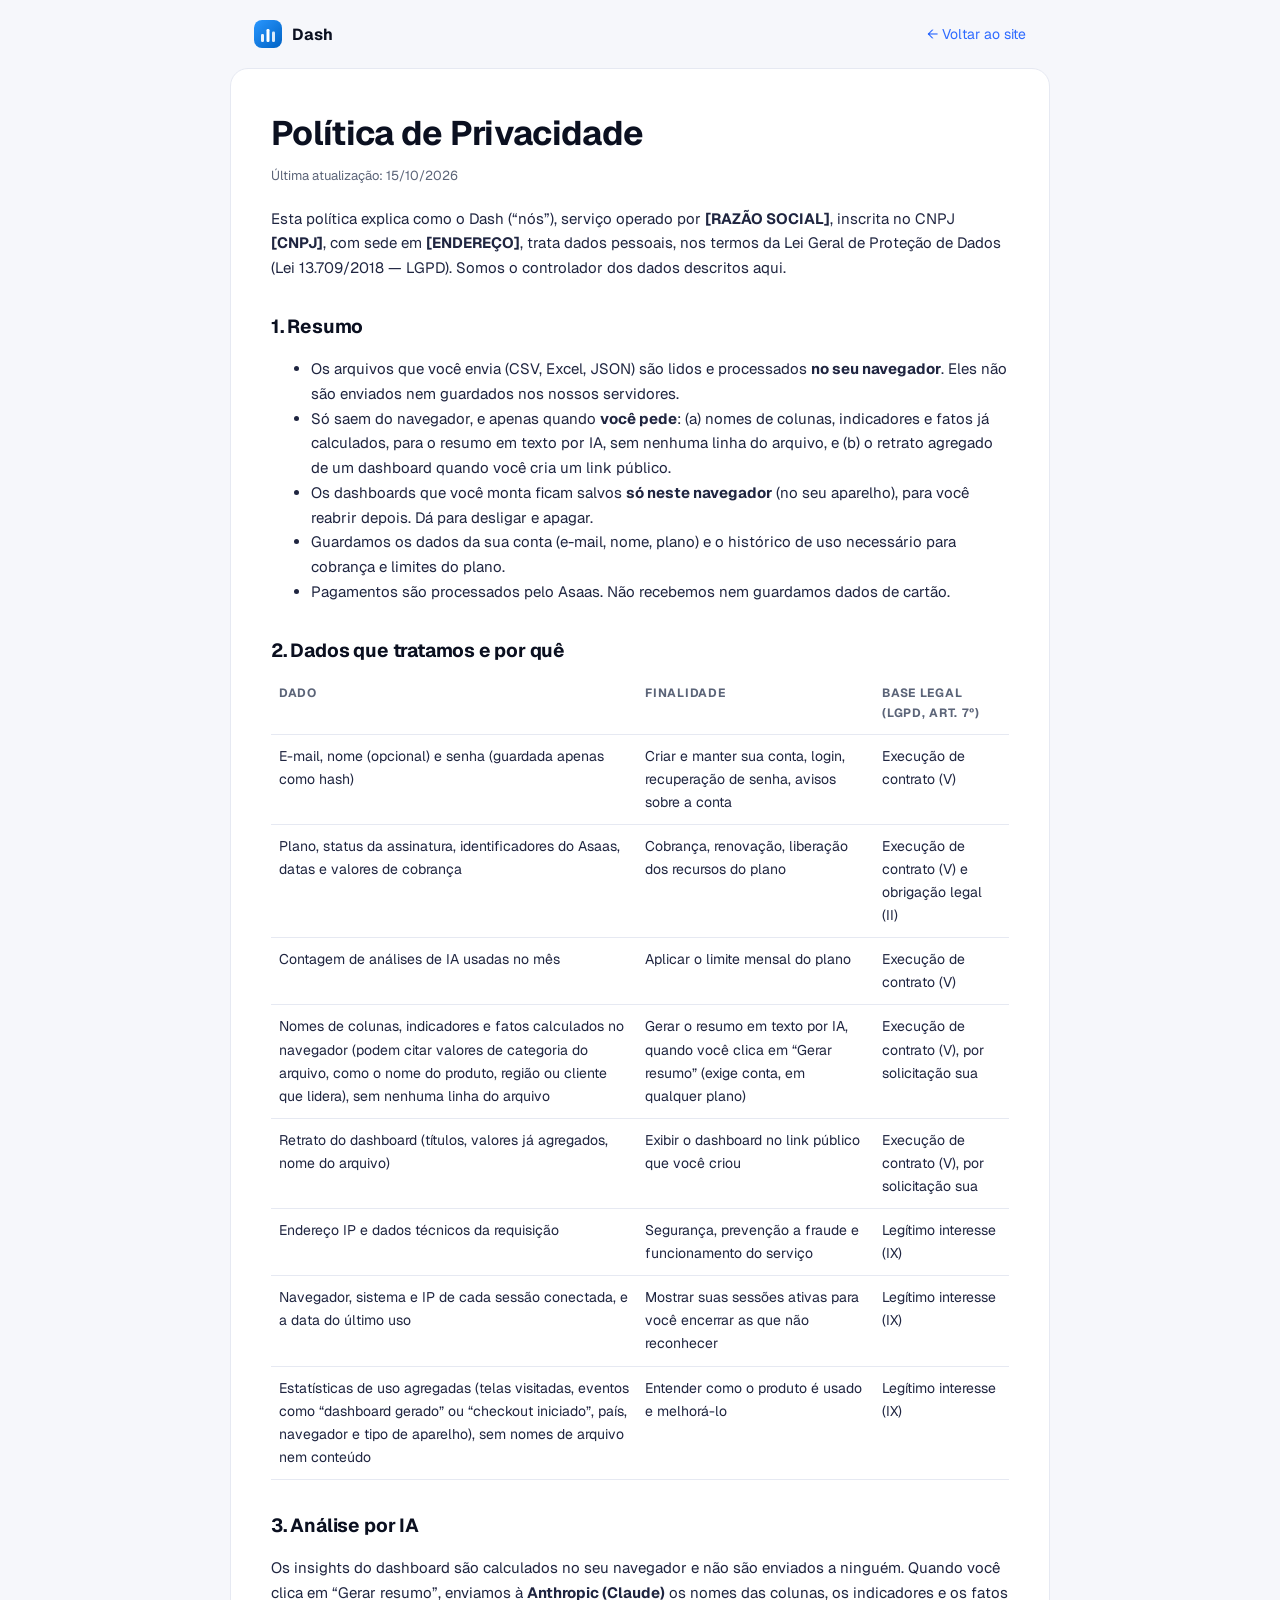
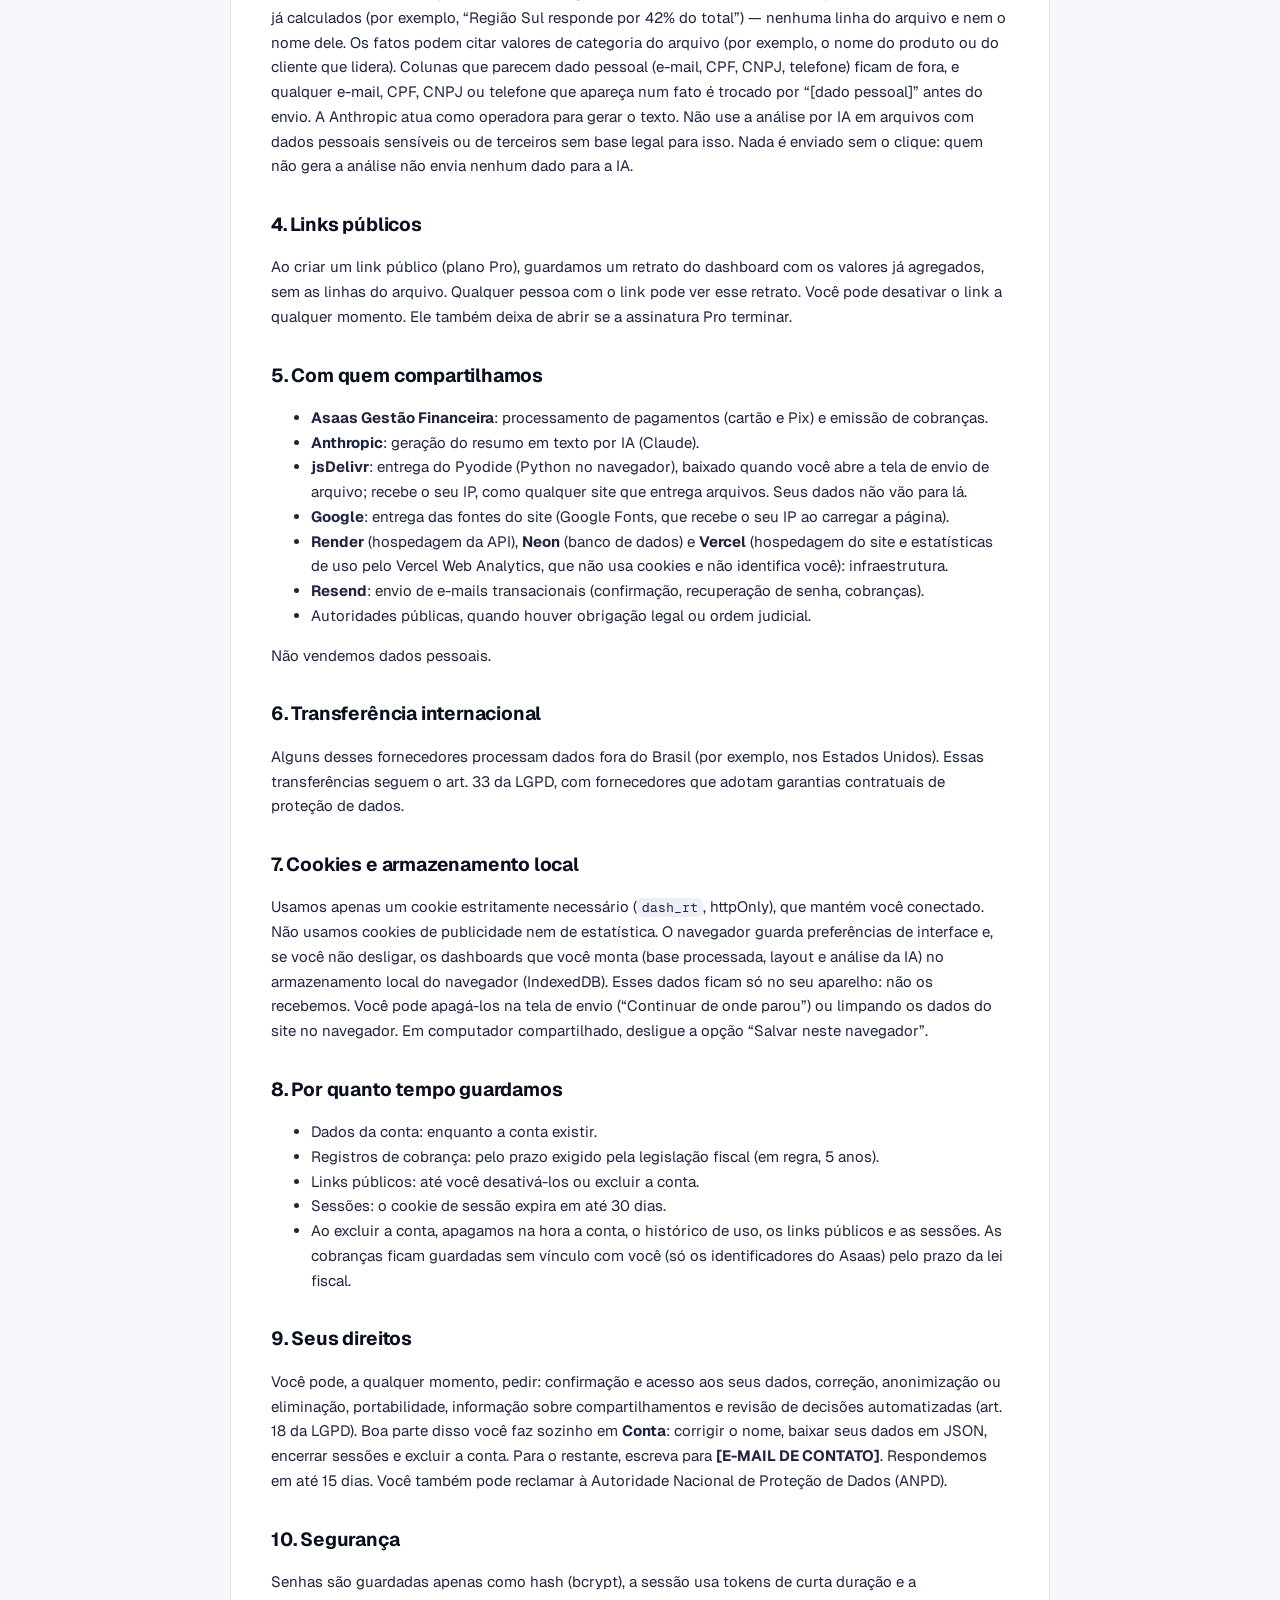
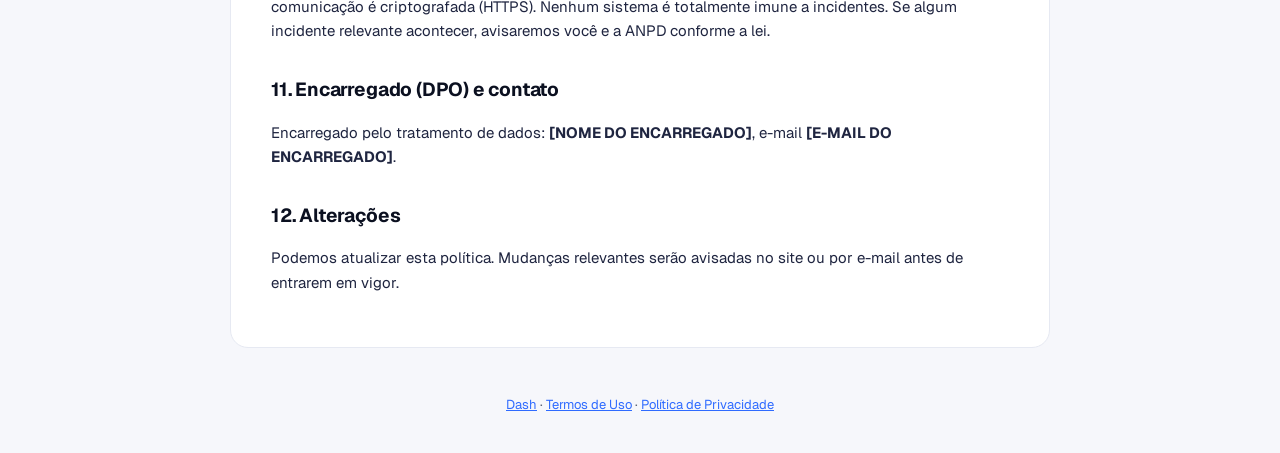
<file: privacidade.html>
<!doctype html>
<html lang="pt-BR">
<head>
<meta charset="utf-8" />
<meta name="viewport" content="width=device-width, initial-scale=1" />
<title>Política de Privacidade — Dash</title>
<meta name="description" content="Como o Dash trata seus dados pessoais e os arquivos que você analisa." />
<link rel="icon" href="favicon.svg" type="image/svg+xml" />
<link rel="preconnect" href="https://fonts.googleapis.com" />
<link rel="preconnect" href="https://fonts.gstatic.com" crossorigin />
<link href="https://fonts.googleapis.com/css2?family=Geist:wght@400;600;700;800&family=Geist+Mono:wght@400&display=swap" rel="stylesheet" />
<link rel="stylesheet" href="legal.css" />
</head>
<body>
<header class="top"><a href="/" class="brand"><img src="favicon.svg" alt="" width="28" height="28" /> Dash</a><a href="/" class="back">← Voltar ao site</a></header>
<main>
<!-- RASCUNHO: revise com um advogado e preencha os campos entre colchetes antes de publicar. -->
<h1>Política de Privacidade</h1>
<p class="meta">Última atualização: 15/10/2026</p>

<p>Esta política explica como o Dash (“nós”), serviço operado por <b>[RAZÃO SOCIAL]</b>, inscrita no CNPJ <b>[CNPJ]</b>, com sede em <b>[ENDEREÇO]</b>, trata dados pessoais, nos termos da Lei Geral de Proteção de Dados (Lei 13.709/2018 — LGPD). Somos o controlador dos dados descritos aqui.</p>

<h2>1. Resumo</h2>
<ul>
  <li>Os arquivos que você envia (CSV, Excel, JSON) são lidos e processados <b>no seu navegador</b>. Eles não são enviados nem guardados nos nossos servidores.</li>
  <li>Só saem do navegador, e apenas quando <b>você pede</b>: (a) nomes de colunas, indicadores e fatos já calculados, para o resumo em texto por IA, sem nenhuma linha do arquivo, e (b) o retrato agregado de um dashboard quando você cria um link público.</li>
  <li>Os dashboards que você monta ficam salvos <b>só neste navegador</b> (no seu aparelho), para você reabrir depois. Dá para desligar e apagar.</li>
  <li>Guardamos os dados da sua conta (e-mail, nome, plano) e o histórico de uso necessário para cobrança e limites do plano.</li>
  <li>Pagamentos são processados pelo Asaas. Não recebemos nem guardamos dados de cartão.</li>
</ul>

<h2>2. Dados que tratamos e por quê</h2>
<table>
  <thead><tr><th>Dado</th><th>Finalidade</th><th>Base legal (LGPD, art. 7º)</th></tr></thead>
  <tbody>
    <tr><td>E-mail, nome (opcional) e senha (guardada apenas como hash)</td><td>Criar e manter sua conta, login, recuperação de senha, avisos sobre a conta</td><td>Execução de contrato (V)</td></tr>
    <tr><td>Plano, status da assinatura, identificadores do Asaas, datas e valores de cobrança</td><td>Cobrança, renovação, liberação dos recursos do plano</td><td>Execução de contrato (V) e obrigação legal (II)</td></tr>
    <tr><td>Contagem de análises de IA usadas no mês</td><td>Aplicar o limite mensal do plano</td><td>Execução de contrato (V)</td></tr>
    <tr><td>Nomes de colunas, indicadores e fatos calculados no navegador (podem citar valores de categoria do arquivo, como o nome do produto, região ou cliente que lidera), sem nenhuma linha do arquivo</td><td>Gerar o resumo em texto por IA, quando você clica em “Gerar resumo” (exige conta, em qualquer plano)</td><td>Execução de contrato (V), por solicitação sua</td></tr>
    <tr><td>Retrato do dashboard (títulos, valores já agregados, nome do arquivo)</td><td>Exibir o dashboard no link público que você criou</td><td>Execução de contrato (V), por solicitação sua</td></tr>
    <tr><td>Endereço IP e dados técnicos da requisição</td><td>Segurança, prevenção a fraude e funcionamento do serviço</td><td>Legítimo interesse (IX)</td></tr>
    <tr><td>Navegador, sistema e IP de cada sessão conectada, e a data do último uso</td><td>Mostrar suas sessões ativas para você encerrar as que não reconhecer</td><td>Legítimo interesse (IX)</td></tr>
    <tr><td>Estatísticas de uso agregadas (telas visitadas, eventos como “dashboard gerado” ou “checkout iniciado”, país, navegador e tipo de aparelho), sem nomes de arquivo nem conteúdo</td><td>Entender como o produto é usado e melhorá-lo</td><td>Legítimo interesse (IX)</td></tr>
  </tbody>
</table>

<h2>3. Análise por IA</h2>
<p>Os insights do dashboard são calculados no seu navegador e não são enviados a ninguém. Quando você clica em “Gerar resumo”, enviamos à <b>Anthropic (Claude)</b> os nomes das colunas, os indicadores e os fatos já calculados (por exemplo, “Região Sul responde por 42% do total”) — nenhuma linha do arquivo e nem o nome dele. Os fatos podem citar valores de categoria do arquivo (por exemplo, o nome do produto ou do cliente que lidera). Colunas que parecem dado pessoal (e-mail, CPF, CNPJ, telefone) ficam de fora, e qualquer e-mail, CPF, CNPJ ou telefone que apareça num fato é trocado por “[dado pessoal]” antes do envio. A Anthropic atua como operadora para gerar o texto. Não use a análise por IA em arquivos com dados pessoais sensíveis ou de terceiros sem base legal para isso. Nada é enviado sem o clique: quem não gera a análise não envia nenhum dado para a IA.</p>

<h2>4. Links públicos</h2>
<p>Ao criar um link público (plano Pro), guardamos um retrato do dashboard com os valores já agregados, sem as linhas do arquivo. Qualquer pessoa com o link pode ver esse retrato. Você pode desativar o link a qualquer momento. Ele também deixa de abrir se a assinatura Pro terminar.</p>

<h2>5. Com quem compartilhamos</h2>
<ul>
  <li><b>Asaas Gestão Financeira</b>: processamento de pagamentos (cartão e Pix) e emissão de cobranças.</li>
  <li><b>Anthropic</b>: geração do resumo em texto por IA (Claude).</li>
  <li><b>jsDelivr</b>: entrega do Pyodide (Python no navegador), baixado quando você abre a tela de envio de arquivo; recebe o seu IP, como qualquer site que entrega arquivos. Seus dados não vão para lá.</li>
  <li><b>Google</b>: entrega das fontes do site (Google Fonts, que recebe o seu IP ao carregar a página).</li>
  <li><b>Render</b> (hospedagem da API), <b>Neon</b> (banco de dados) e <b>Vercel</b> (hospedagem do site e estatísticas de uso pelo Vercel Web Analytics, que não usa cookies e não identifica você): infraestrutura.</li>
  <li><b>Resend</b>: envio de e-mails transacionais (confirmação, recuperação de senha, cobranças).</li>
  <li>Autoridades públicas, quando houver obrigação legal ou ordem judicial.</li>
</ul>
<p>Não vendemos dados pessoais.</p>

<h2>6. Transferência internacional</h2>
<p>Alguns desses fornecedores processam dados fora do Brasil (por exemplo, nos Estados Unidos). Essas transferências seguem o art. 33 da LGPD, com fornecedores que adotam garantias contratuais de proteção de dados.</p>

<h2>7. Cookies e armazenamento local</h2>
<p>Usamos apenas um cookie estritamente necessário (<code>dash_rt</code>, httpOnly), que mantém você conectado. Não usamos cookies de publicidade nem de estatística. O navegador guarda preferências de interface e, se você não desligar, os dashboards que você monta (base processada, layout e análise da IA) no armazenamento local do navegador (IndexedDB). Esses dados ficam só no seu aparelho: não os recebemos. Você pode apagá-los na tela de envio (“Continuar de onde parou”) ou limpando os dados do site no navegador. Em computador compartilhado, desligue a opção “Salvar neste navegador”.</p>

<h2>8. Por quanto tempo guardamos</h2>
<ul>
  <li>Dados da conta: enquanto a conta existir.</li>
  <li>Registros de cobrança: pelo prazo exigido pela legislação fiscal (em regra, 5 anos).</li>
  <li>Links públicos: até você desativá-los ou excluir a conta.</li>
  <li>Sessões: o cookie de sessão expira em até 30 dias.</li>
  <li>Ao excluir a conta, apagamos na hora a conta, o histórico de uso, os links públicos e as sessões. As cobranças ficam guardadas sem vínculo com você (só os identificadores do Asaas) pelo prazo da lei fiscal.</li>
</ul>

<h2>9. Seus direitos</h2>
<p>Você pode, a qualquer momento, pedir: confirmação e acesso aos seus dados, correção, anonimização ou eliminação, portabilidade, informação sobre compartilhamentos e revisão de decisões automatizadas (art. 18 da LGPD). Boa parte disso você faz sozinho em <b>Conta</b>: corrigir o nome, baixar seus dados em JSON, encerrar sessões e excluir a conta. Para o restante, escreva para <b>[E-MAIL DE CONTATO]</b>. Respondemos em até 15 dias. Você também pode reclamar à Autoridade Nacional de Proteção de Dados (ANPD).</p>

<h2>10. Segurança</h2>
<p>Senhas são guardadas apenas como hash (bcrypt), a sessão usa tokens de curta duração e a comunicação é criptografada (HTTPS). Nenhum sistema é totalmente imune a incidentes. Se algum incidente relevante acontecer, avisaremos você e a ANPD conforme a lei.</p>

<h2>11. Encarregado (DPO) e contato</h2>
<p>Encarregado pelo tratamento de dados: <b>[NOME DO ENCARREGADO]</b>, e-mail <b>[E-MAIL DO ENCARREGADO]</b>.</p>

<h2>12. Alterações</h2>
<p>Podemos atualizar esta política. Mudanças relevantes serão avisadas no site ou por e-mail antes de entrarem em vigor.</p>
</main>
<footer><a href="/">Dash</a> · <a href="termos.html">Termos de Uso</a> · <a href="privacidade.html">Política de Privacidade</a></footer>
</body>
</html>
</file>
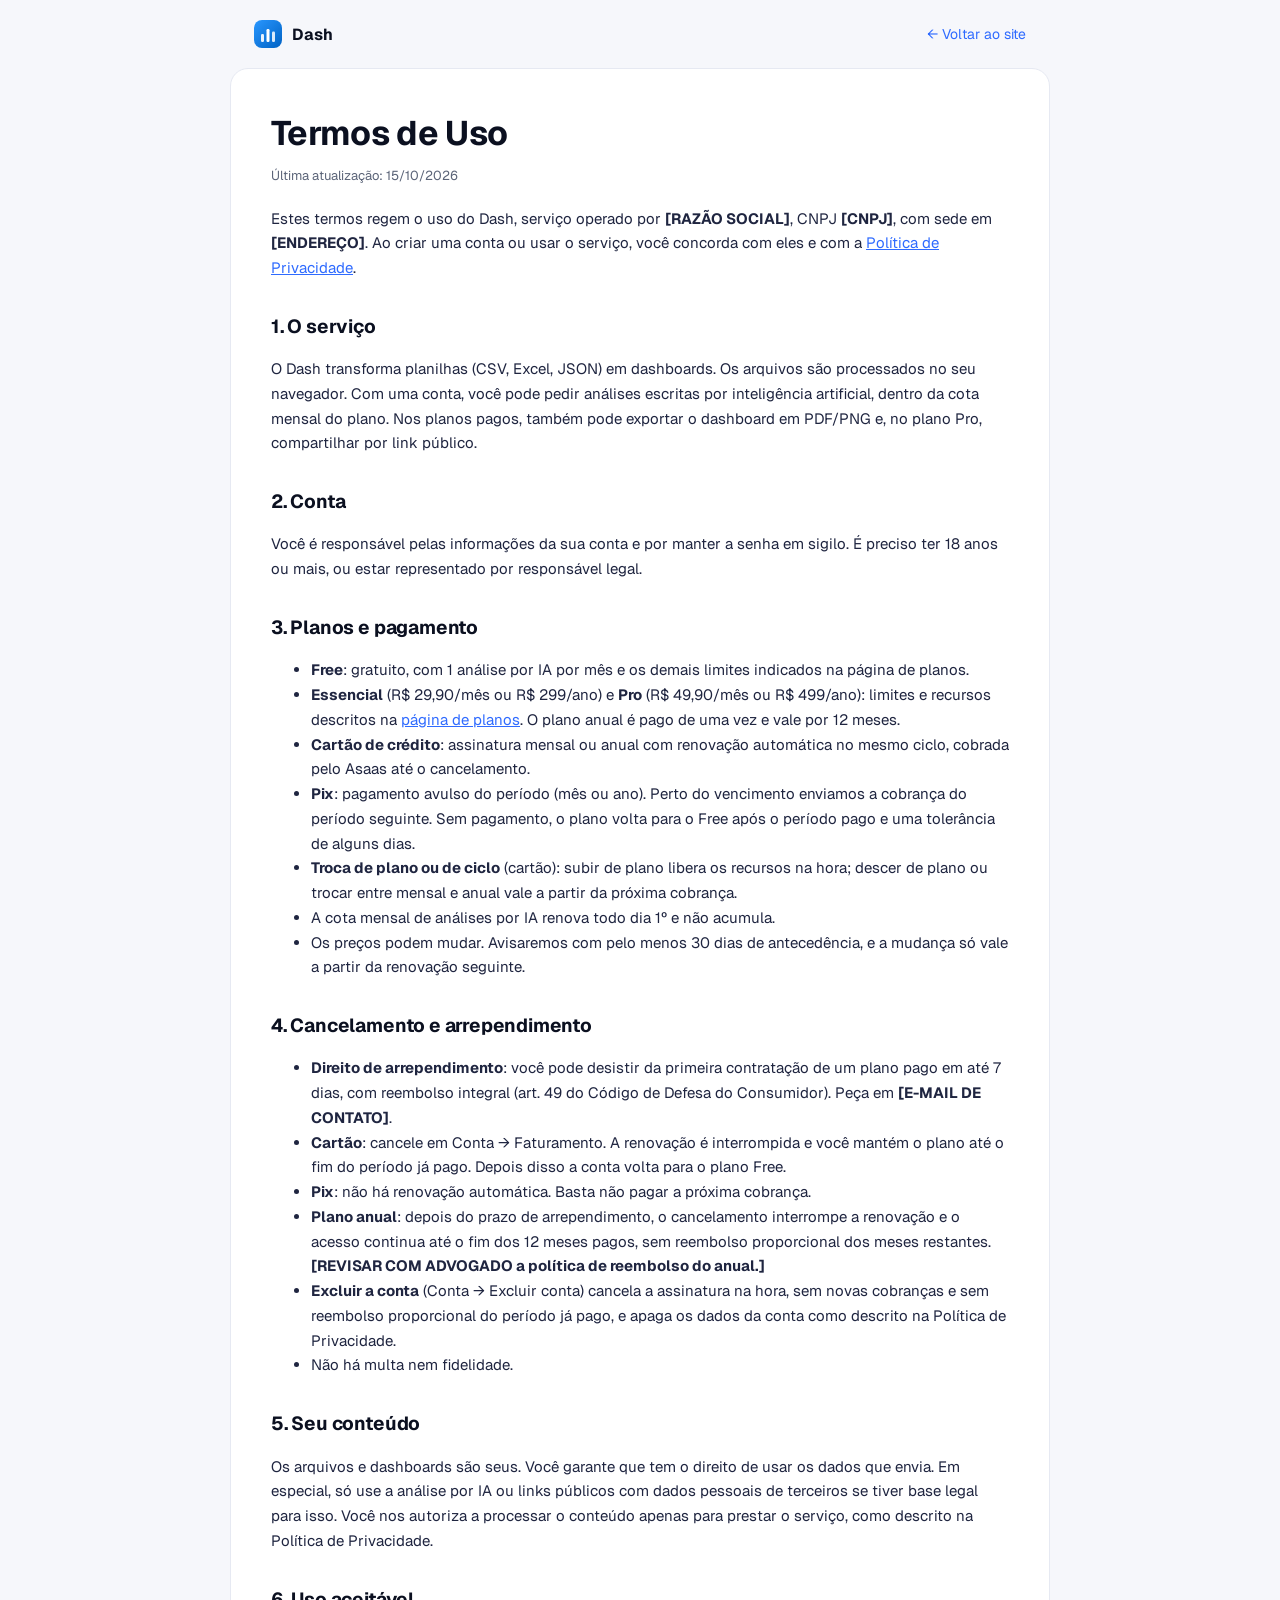
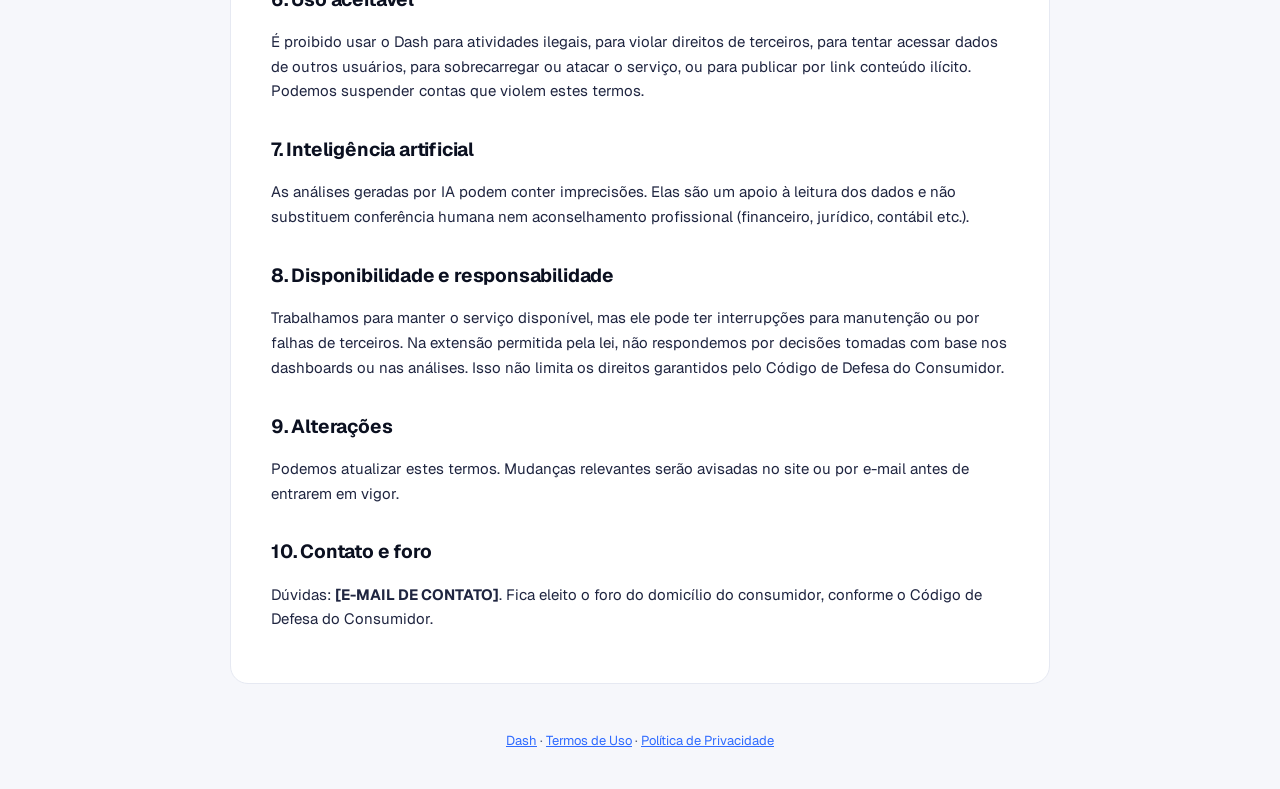
<file: termos.html>
<!doctype html>
<html lang="pt-BR">
<head>
<meta charset="utf-8" />
<meta name="viewport" content="width=device-width, initial-scale=1" />
<title>Termos de Uso — Dash</title>
<meta name="description" content="Termos de uso do Dash: planos, pagamentos, cancelamento e responsabilidades." />
<link rel="icon" href="favicon.svg" type="image/svg+xml" />
<link rel="preconnect" href="https://fonts.googleapis.com" />
<link rel="preconnect" href="https://fonts.gstatic.com" crossorigin />
<link href="https://fonts.googleapis.com/css2?family=Geist:wght@400;600;700;800&family=Geist+Mono:wght@400&display=swap" rel="stylesheet" />
<link rel="stylesheet" href="legal.css" />
</head>
<body>
<header class="top"><a href="/" class="brand"><img src="favicon.svg" alt="" width="28" height="28" /> Dash</a><a href="/" class="back">← Voltar ao site</a></header>
<main>
<!-- RASCUNHO: revise com um advogado e preencha os campos entre colchetes antes de publicar. -->
<h1>Termos de Uso</h1>
<p class="meta">Última atualização: 15/10/2026</p>

<p>Estes termos regem o uso do Dash, serviço operado por <b>[RAZÃO SOCIAL]</b>, CNPJ <b>[CNPJ]</b>, com sede em <b>[ENDEREÇO]</b>. Ao criar uma conta ou usar o serviço, você concorda com eles e com a <a href="privacidade.html">Política de Privacidade</a>.</p>

<h2>1. O serviço</h2>
<p>O Dash transforma planilhas (CSV, Excel, JSON) em dashboards. Os arquivos são processados no seu navegador. Com uma conta, você pode pedir análises escritas por inteligência artificial, dentro da cota mensal do plano. Nos planos pagos, também pode exportar o dashboard em PDF/PNG e, no plano Pro, compartilhar por link público.</p>

<h2>2. Conta</h2>
<p>Você é responsável pelas informações da sua conta e por manter a senha em sigilo. É preciso ter 18 anos ou mais, ou estar representado por responsável legal.</p>

<h2>3. Planos e pagamento</h2>
<ul>
  <li><b>Free</b>: gratuito, com 1 análise por IA por mês e os demais limites indicados na página de planos.</li>
  <li><b>Essencial</b> (R$ 29,90/mês ou R$ 299/ano) e <b>Pro</b> (R$ 49,90/mês ou R$ 499/ano): limites e recursos descritos na <a href="/#planos">página de planos</a>. O plano anual é pago de uma vez e vale por 12 meses.</li>
  <li><b>Cartão de crédito</b>: assinatura mensal ou anual com renovação automática no mesmo ciclo, cobrada pelo Asaas até o cancelamento.</li>
  <li><b>Pix</b>: pagamento avulso do período (mês ou ano). Perto do vencimento enviamos a cobrança do período seguinte. Sem pagamento, o plano volta para o Free após o período pago e uma tolerância de alguns dias.</li>
  <li><b>Troca de plano ou de ciclo</b> (cartão): subir de plano libera os recursos na hora; descer de plano ou trocar entre mensal e anual vale a partir da próxima cobrança.</li>
  <li>A cota mensal de análises por IA renova todo dia 1º e não acumula.</li>
  <li>Os preços podem mudar. Avisaremos com pelo menos 30 dias de antecedência, e a mudança só vale a partir da renovação seguinte.</li>
</ul>

<h2>4. Cancelamento e arrependimento</h2>
<ul>
  <li><b>Direito de arrependimento</b>: você pode desistir da primeira contratação de um plano pago em até 7 dias, com reembolso integral (art. 49 do Código de Defesa do Consumidor). Peça em <b>[E-MAIL DE CONTATO]</b>.</li>
  <li><b>Cartão</b>: cancele em Conta → Faturamento. A renovação é interrompida e você mantém o plano até o fim do período já pago. Depois disso a conta volta para o plano Free.</li>
  <li><b>Pix</b>: não há renovação automática. Basta não pagar a próxima cobrança.</li>
  <li><b>Plano anual</b>: depois do prazo de arrependimento, o cancelamento interrompe a renovação e o acesso continua até o fim dos 12 meses pagos, sem reembolso proporcional dos meses restantes. <b>[REVISAR COM ADVOGADO a política de reembolso do anual.]</b></li>
  <li><b>Excluir a conta</b> (Conta → Excluir conta) cancela a assinatura na hora, sem novas cobranças e sem reembolso proporcional do período já pago, e apaga os dados da conta como descrito na Política de Privacidade.</li>
  <li>Não há multa nem fidelidade.</li>
</ul>

<h2>5. Seu conteúdo</h2>
<p>Os arquivos e dashboards são seus. Você garante que tem o direito de usar os dados que envia. Em especial, só use a análise por IA ou links públicos com dados pessoais de terceiros se tiver base legal para isso. Você nos autoriza a processar o conteúdo apenas para prestar o serviço, como descrito na Política de Privacidade.</p>

<h2>6. Uso aceitável</h2>
<p>É proibido usar o Dash para atividades ilegais, para violar direitos de terceiros, para tentar acessar dados de outros usuários, para sobrecarregar ou atacar o serviço, ou para publicar por link conteúdo ilícito. Podemos suspender contas que violem estes termos.</p>

<h2>7. Inteligência artificial</h2>
<p>As análises geradas por IA podem conter imprecisões. Elas são um apoio à leitura dos dados e não substituem conferência humana nem aconselhamento profissional (financeiro, jurídico, contábil etc.).</p>

<h2>8. Disponibilidade e responsabilidade</h2>
<p>Trabalhamos para manter o serviço disponível, mas ele pode ter interrupções para manutenção ou por falhas de terceiros. Na extensão permitida pela lei, não respondemos por decisões tomadas com base nos dashboards ou nas análises. Isso não limita os direitos garantidos pelo Código de Defesa do Consumidor.</p>

<h2>9. Alterações</h2>
<p>Podemos atualizar estes termos. Mudanças relevantes serão avisadas no site ou por e-mail antes de entrarem em vigor.</p>

<h2>10. Contato e foro</h2>
<p>Dúvidas: <b>[E-MAIL DE CONTATO]</b>. Fica eleito o foro do domicílio do consumidor, conforme o Código de Defesa do Consumidor.</p>
</main>
<footer><a href="/">Dash</a> · <a href="termos.html">Termos de Uso</a> · <a href="privacidade.html">Política de Privacidade</a></footer>
</body>
</html>
</file>
<file: legal.css>
/* Estilo das páginas estáticas (termos.html, privacidade.html). Mesmos tokens do index.html. */
:root{ --bg:#f6f7fb; --ink:#0b1020; --ink-2:#1f2540; --muted:#5b6478; --line:#e6e9f2; --brand:#2f6bff; }
*{ box-sizing:border-box; }
html, body{ margin:0; background:var(--bg); color:var(--ink-2); font-family:'Geist', ui-sans-serif, system-ui, -apple-system, 'Segoe UI', Roboto, Helvetica, Arial, sans-serif; -webkit-font-smoothing:antialiased; }
a{ color:var(--brand); }
.top{ display:flex; justify-content:space-between; align-items:center; max-width:820px; margin:0 auto; padding:20px 24px; }
.brand{ display:inline-flex; align-items:center; gap:10px; font-weight:700; color:var(--ink); text-decoration:none; }
.back{ font-size:14px; text-decoration:none; }
main{ max-width:820px; margin:0 auto 48px; padding:36px 40px; background:#fff; border:1px solid var(--line); border-radius:18px; line-height:1.65; font-size:15px; }
h1{ color:var(--ink); font-size:34px; letter-spacing:-.02em; margin:0 0 4px; }
h2{ color:var(--ink); font-size:19px; letter-spacing:-.01em; margin:30px 0 8px; }
.meta{ color:var(--muted); font-size:13px; margin:0 0 20px; }
table{ width:100%; border-collapse:collapse; font-size:14px; }
th, td{ text-align:left; vertical-align:top; padding:10px 8px; border-bottom:1px solid var(--line); }
th{ color:var(--muted); font-size:12px; text-transform:uppercase; letter-spacing:.06em; }
code{ font-family:'Geist Mono', ui-monospace, monospace; font-size:13px; background:#eef0f7; padding:1px 5px; border-radius:5px; }
footer{ text-align:center; color:var(--muted); font-size:13px; padding:0 24px 40px; }
@media (max-width: 640px){
  main{ padding:24px 18px; border-radius:0; border-left:0; border-right:0; }
  table, thead, tbody, tr, th, td{ display:block; }
  thead{ display:none; }
  td{ border:0; padding:4px 0; }
  tr{ border-bottom:1px solid var(--line); padding:8px 0; }
}
</file>
